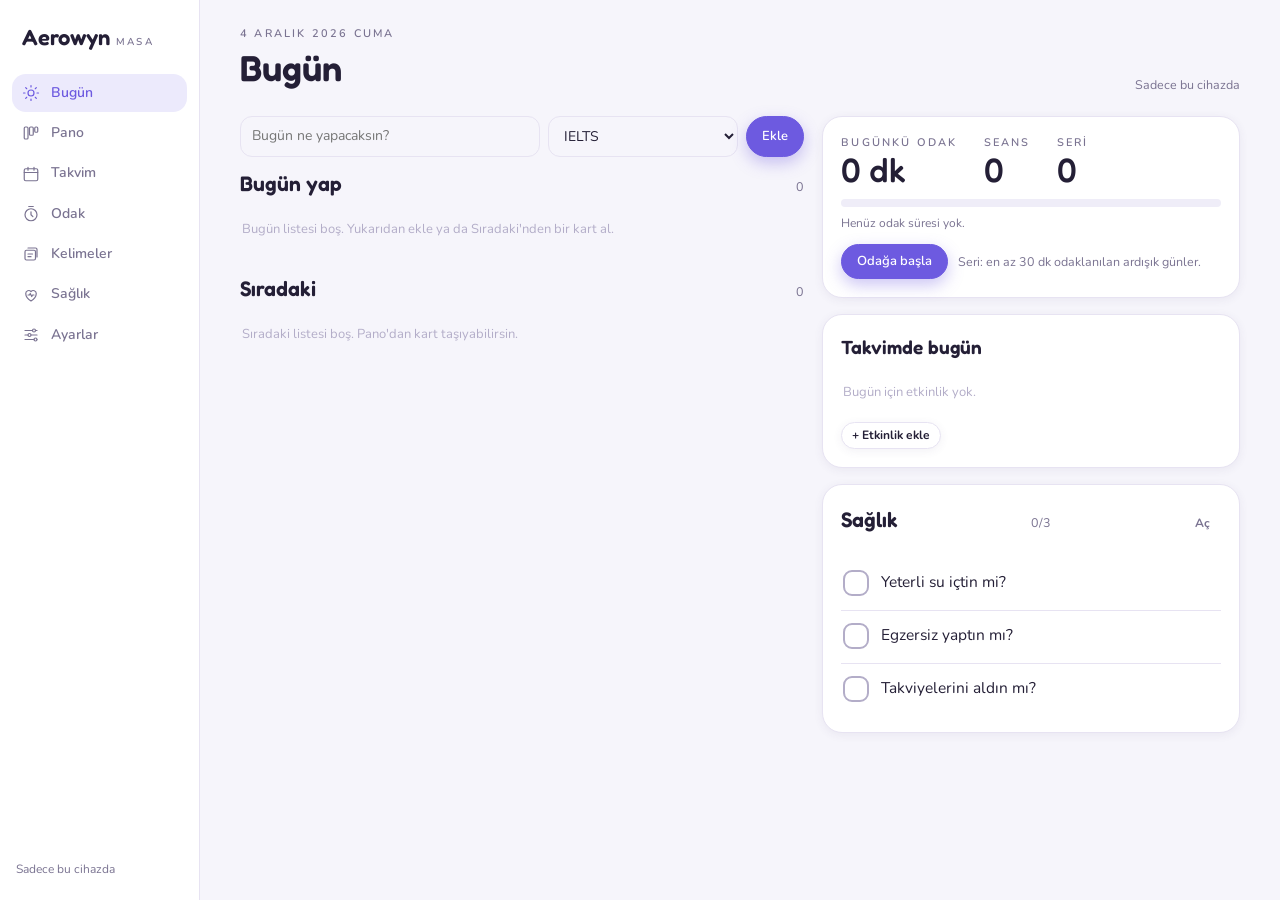
<file: index.html>
<!doctype html>
<html lang="tr">
<head>
<meta charset="utf-8">
<meta name="viewport" content="width=device-width,initial-scale=1,viewport-fit=cover">
<title>Aerowyn Masası</title>
<meta name="description" content="Nisa'nın çalışma masası: bugün listesi, pano, takvim, pomodoro, kelimeler ve sağlık takibi.">
<meta name="theme-color" content="#f6f5fb" media="(prefers-color-scheme: light)">
<meta name="theme-color" content="#141221" media="(prefers-color-scheme: dark)">
<meta name="apple-mobile-web-app-capable" content="yes">
<meta name="apple-mobile-web-app-title" content="Aerowyn">
<link rel="manifest" href="manifest.json">
<link rel="icon" href="icons/icon-192.png">
<link rel="apple-touch-icon" href="icons/apple-touch-icon.png">
<link rel="preconnect" href="https://fonts.googleapis.com">
<link rel="preconnect" href="https://fonts.gstatic.com" crossorigin>
<link rel="stylesheet" href="https://fonts.googleapis.com/css2?family=Fredoka:wght@400;500;600&family=Nunito:wght@400;600;700;800&family=Noto+Sans+JP:wght@400;500;700&display=swap">
<link rel="stylesheet" href="css/style.css">
<style>:root{padding-top:env(safe-area-inset-top,0px)}html,body{margin:0}</style>
</head>
<body>
<div id="app"></div>
<script src="js/core.js"></script>
<script src="js/i18n.js"></script>
<script src="js/store.js"></script>
<script src="js/views.js"></script>
<script src="js/pomo.js"></script>
<script src="js/settings.js"></script>
<script src="js/health.js"></script>
<script src="js/words.js"></script>
<script src="js/events.js"></script>
</body>
</html>
</file>
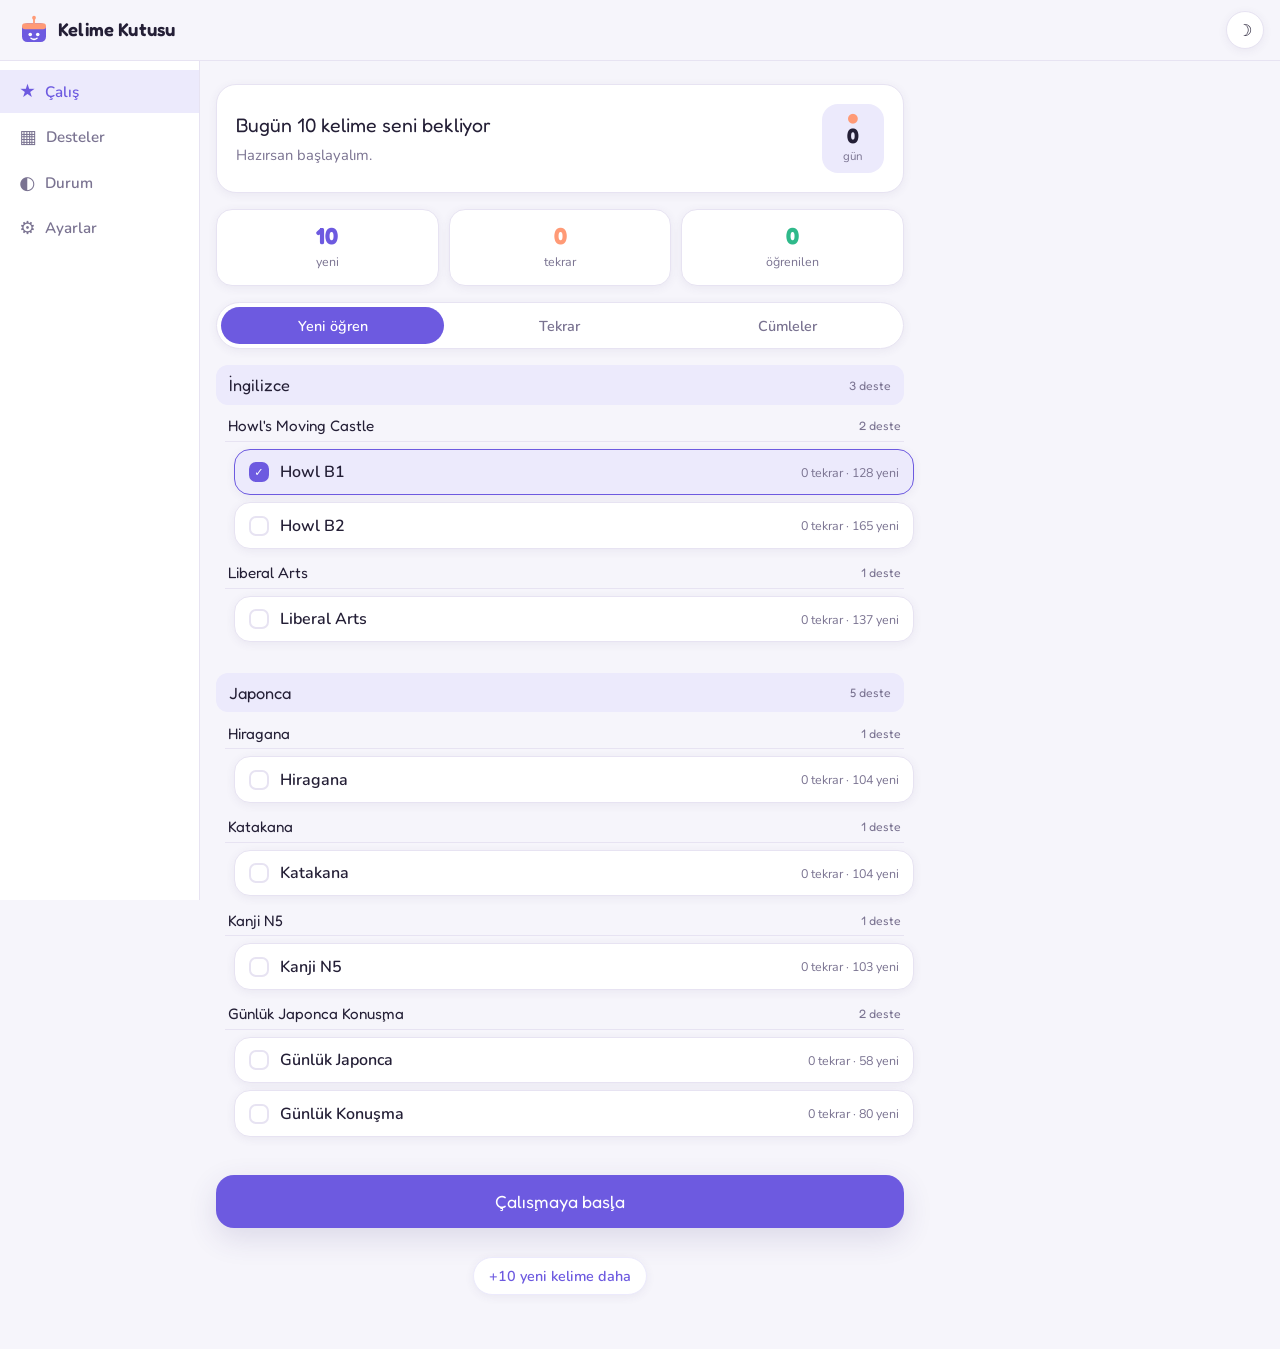
<file: kelime/index.html>
<!doctype html>
<html lang="tr">
<head>
<meta charset="utf-8">
<meta name="viewport" content="width=device-width,initial-scale=1,viewport-fit=cover">
<title>Kelime Kutusu</title>
<meta name="description" content="Kendi kelime listelerini yükleyip aralıklı tekrarla çalıştığın küçük bir uygulama.">
<meta name="theme-color" content="#6d5ae0">
<link rel="preconnect" href="https://fonts.googleapis.com">
<link rel="preconnect" href="https://fonts.gstatic.com" crossorigin>
<link rel="stylesheet" href="https://fonts.googleapis.com/css2?family=Fredoka:wght@400;500;600&family=Nunito:wght@400;600;700&family=Noto+Sans+JP:wght@400;500;700&display=swap">
<link rel="stylesheet" href="css/style.css">
</head>
<body>

<header class="topbar">
  <div class="brand">
    <span class="logo" aria-hidden="true">
      <svg viewBox="0 0 40 40" width="30" height="30">
        <rect x="4" y="11" width="32" height="25" rx="7" fill="var(--accent)"/>
        <rect x="4" y="11" width="32" height="8" rx="4" fill="var(--accent-2)"/>
        <circle cx="15" cy="26" r="2.4" fill="#fff"/>
        <circle cx="25" cy="26" r="2.4" fill="#fff"/>
        <path d="M16 31 q4 3 8 0" stroke="#fff" stroke-width="2" fill="none" stroke-linecap="round"/>
        <path d="M20 11 V4" stroke="var(--accent-2)" stroke-width="2.5" stroke-linecap="round"/>
        <circle cx="20" cy="3.5" r="2.5" fill="var(--accent-2)"/>
      </svg>
    </span>
    <h1>Kelime Kutusu</h1>
  </div>
  <button id="themeBtn" class="icon-btn" type="button" aria-label="Temayı değiştir">
    <span id="themeIcon">&#9789;</span>
  </button>
</header>

<main id="main">

  <!-- ÇALIŞ -->
  <section id="view-study" class="view">
    <div class="hero card">
      <div class="hero-text">
        <p class="hello" id="hello">Bugün ne çalışıyoruz?</p>
        <p class="sub" id="todaySub">Önce bir deste ekle, sonra başlayalım.</p>
      </div>
      <div class="streak" id="streakBox" title="Üst üste çalıştığın gün">
        <span class="flame">&#9679;</span>
        <b id="streakNum">0</b>
        <small>gün</small>
      </div>
    </div>

    <div class="stat-row">
      <div class="stat"><b id="cntNew">0</b><small>yeni</small></div>
      <div class="stat"><b id="cntDue">0</b><small>tekrar</small></div>
      <div class="stat"><b id="cntLearned">0</b><small>öğrenilen</small></div>
    </div>

    <div class="seg modes" id="modePicker" role="group" aria-label="Çalışma biçimi">
      <button type="button" data-mode="learn" aria-pressed="true">Yeni öğren</button>
      <button type="button" data-mode="revise" aria-pressed="false">Tekrar</button>
      <button type="button" data-mode="sentence" aria-pressed="false">Cümleler</button>
    </div>

    <div id="deckPicker" class="deck-picker"></div>

    <div id="scopeRow" class="scope-row" hidden>
      <label class="field inline" id="groupWrap">
        <span>Bölüm</span>
        <select id="groupSel"></select>
      </label>
      <label class="field inline" id="sizeWrap">
        <span>Kaç kelime</span>
        <select id="reviseSize">
          <option value="20">20</option>
          <option value="30">30</option>
          <option value="50">50</option>
          <option value="0">Hepsi</option>
        </select>
      </label>
    </div>

    <button id="startBtn" class="big-btn" type="button">Çalışmaya başla</button>
    <button id="moreBtn" class="pill-btn more-btn" type="button" hidden>+10 yeni kelime daha</button>
    <p id="startHint" class="hint"></p>
  </section>

  <!-- DESTELER -->
  <section id="view-decks" class="view" hidden>
    <div class="view-head">
      <h2>Desteler</h2>
      <button id="newDeckBtn" class="pill-btn" type="button">+ Yeni deste</button>
    </div>
    <div id="deckList" class="deck-list"></div>
  </section>

  <!-- İSTATİSTİK -->
  <section id="view-stats" class="view" hidden>
    <div class="view-head"><h2>Durum</h2></div>
    <div class="card pad">
      <div class="ring-wrap">
        <svg class="ring" viewBox="0 0 120 120" width="130" height="130" aria-hidden="true">
          <circle cx="60" cy="60" r="52" class="ring-bg"/>
          <circle cx="60" cy="60" r="52" class="ring-fg" id="ringFg"/>
        </svg>
        <div class="ring-mid"><b id="ringPct">0%</b><small>öğrenildi</small></div>
      </div>
      <div class="legend" id="statLegend"></div>
    </div>
    <div class="card pad">
      <div class="track-top">
        <h3>Öğrenme takibi</h3>
        <div class="seg small" role="group" aria-label="Dönem">
          <button type="button" data-range="week" aria-pressed="true">Hafta</button>
          <button type="button" data-range="month" aria-pressed="false">Ay</button>
        </div>
      </div>
      <div class="totals">
        <div><b id="tkLearned">0</b><small>öğrenilen kelime</small></div>
        <div><b id="tkAnswered">0</b><small>cevaplanan soru</small></div>
        <div><b id="tkDays">0</b><small>çalışılan gün</small></div>
      </div>
      <p class="track-tip" id="trackTip">Bir güne dokununca o günün sayısını gösterir.</p>
      <div class="track-bars" id="trackBars"></div>
    </div>

    <div class="card pad">
      <h3>Önümüzdeki 7 gün</h3>
      <p class="hint">Tekrar sırası gelecek kelime sayısı.</p>
      <div class="forecast" id="forecast"></div>
    </div>
    <div class="card pad">
      <h3>Desteler</h3>
      <div id="statDecks" class="stat-decks"></div>
    </div>
  </section>

  <!-- AYARLAR -->
  <section id="view-settings" class="view" hidden>
    <div class="view-head"><h2>Ayarlar</h2></div>

    <div class="card pad">
      <label class="field">
        <span>Günde en fazla yeni kelime</span>
        <input type="number" id="setNew" min="1" max="100" step="1">
      </label>
      <label class="field">
        <span>Bir oturumdaki soru sayısı</span>
        <input type="number" id="setSession" min="5" max="200" step="5">
      </label>
      <label class="switch">
        <input type="checkbox" id="setTyping">
        <span>Yazarak cevaplama adımı olsun</span>
      </label>
      <label class="switch">
        <input type="checkbox" id="setSound">
        <span>Doğru/yanlış sesi</span>
      </label>
      <label class="switch">
        <input type="checkbox" id="setOrderedNew">
        <span>Yeni kartlar deste sırasıyla gelsin</span>
      </label>
      <p class="hint">Alfabe desteleri gün gün sıralı. Kapatırsan yeni kartlar karışık gelir.</p>
      <label class="switch">
        <input type="checkbox" id="setAskKana">
        <span>Japonca destelerde yazılışı (kana) da sorulsun</span>
      </label>
      <p class="hint">Kapalıyken Japonca desteler kanayı gösterir ama cevap olarak okunuşu ister (jugyou gibi).</p>
    </div>

    <div class="card pad">
      <h3>Tekrar ve cümleler</h3>
      <label class="switch">
        <input type="checkbox" id="setReviseKnown">
        <span>Tekrarda "biliyorum" dediklerim de sorulsun</span>
      </label>
      <label class="switch">
        <input type="checkbox" id="setWrongBack">
        <span>Tekrarda yanlış bildiğim kelime bugünkü tekrara geri gelsin</span>
      </label>
      <label class="switch">
        <input type="checkbox" id="setSentenceAfter">
        <span>Bir bölüm bitince cümle turu önerilsin</span>
      </label>
      <p class="hint">Tekrar ve cümle turu, kelimelerin tekrar takvimini ileri taşımaz.</p>
    </div>

    <div class="card pad">
      <h3>Hazır desteler</h3>
      <p class="hint">Uygulamayla birlikte gelen desteler. Bu cihazda olmayanlar eklenir, var olanlara ve ilerlemene dokunulmaz.</p>
      <div class="btn-row">
        <button id="seedBtn" class="pill-btn" type="button">Hazır desteleri yükle</button>
      </div>
    </div>

    <div class="card pad">
      <h3>Yedek</h3>
      <p class="hint">İlerlemen bu tarayıcıda saklanıyor. Başka bir cihaza geçerken yedek al.</p>
      <div class="btn-row">
        <button id="exportBtn" class="pill-btn" type="button">Yedeği indir</button>
        <label class="pill-btn file-label">Yedeği yükle<input type="file" id="importFile" accept=".json" hidden></label>
      </div>
    </div>

    <div class="card pad danger-zone">
      <h3>Sıfırlama</h3>
      <p class="hint">Bütün desteleri ve ilerlemeyi siler.</p>
      <button id="wipeBtn" class="pill-btn danger" type="button">Her şeyi sil</button>
      <span id="wipeConfirm" class="confirm" hidden>
        Emin misin?
        <button id="wipeYes" class="pill-btn danger" type="button">Sil</button>
        <button id="wipeNo" class="pill-btn" type="button">Vazgeç</button>
      </span>
    </div>

    <p class="version">Kelime Kutusu · <span id="verText">v1.5</span></p>
  </section>

</main>

<nav class="tabbar" id="tabbar">
  <button type="button" data-view="study" class="tab active"><span>&#9733;</span>Çalış</button>
  <button type="button" data-view="decks" class="tab"><span>&#9638;</span>Desteler</button>
  <button type="button" data-view="stats" class="tab"><span>&#9680;</span>Durum</button>
  <button type="button" data-view="settings" class="tab"><span>&#9881;</span>Ayarlar</button>
</nav>

<!-- ÇALIŞMA EKRANI -->
<div id="session" class="session" hidden>
  <div class="session-top">
    <button id="quitBtn" class="icon-btn" type="button" aria-label="Çalışmayı bitir">&#10005;</button>
    <div class="progress"><i id="sessionBar"></i></div>
    <span class="session-count" id="sessionCount">0/0</span>
  </div>
  <div id="stage" class="stage"></div>
</div>

<!-- DESTE EKLEME -->
<div id="sheet" class="sheet" hidden>
  <div class="sheet-card">
    <div class="sheet-head">
      <h2 id="sheetTitle">Yeni deste</h2>
      <button id="sheetClose" class="icon-btn" type="button" aria-label="Kapat">&#10005;</button>
    </div>
    <div class="sheet-body">
      <label class="field" id="deckTargetWrap" hidden>
        <span>Nereye</span>
        <select id="deckTarget"></select>
      </label>

      <label class="field" id="secWrap">
        <span>Dil</span>
        <input type="text" id="deckSec" list="secList" placeholder="İngilizce" autocomplete="off">
        <datalist id="secList"></datalist>
      </label>

      <label class="field" id="collWrap">
        <span>Grup (kitap / konu adı)</span>
        <input type="text" id="deckColl" list="collList" placeholder="Howl's Moving Castle" autocomplete="off">
        <datalist id="collList"></datalist>
      </label>

      <label class="field" id="nameWrap">
        <span>Deste adı</span>
        <input type="text" id="deckName" placeholder="Howl B1" autocomplete="off">
      </label>

      <div id="typeWrap">
        <span class="field-label">Deste türü</span>
        <div class="chips" id="typeChips">
          <button type="button" class="chip active" data-type="en-tr">İngilizce → Türkçe</button>
          <button type="button" class="chip" data-type="ja-tr">Japonca → Türkçe</button>
          <button type="button" class="chip" data-type="ja-en">Japonca → İngilizce</button>
        </div>
      </div>

      <div class="csv-help">
        <b>CSV düzeni</b>
        <p id="csvCols">kelime , anlam , telaffuz , bölüm , cümle , cümlenin Türkçesi</p>
        <p class="hint">İlk iki sütun şart, kalanı isteğe bağlı. Dördüncü sütun bölüm adı: deste bölüm bölüm ayrılır, her bölümü ayrı çalışabilirsin. Beşinci ve altıncı sütuna örnek cümleyi ve Türkçesini yazarsan bölüm sonunda cümle turu açılır. Var olan bir desteyi seçersen kelimeler silinmez, eksikler tazelenir.</p>
      </div>

      <div class="btn-row">
        <label class="pill-btn file-label">CSV dosyası seç<input type="file" id="csvFile" accept=".csv,.txt,.tsv" hidden></label>
        <button id="pasteToggle" class="pill-btn" type="button">Elle yapıştır</button>
      </div>

      <textarea id="pasteArea" class="paste" rows="7" placeholder="shelf, raf, /ŞELF/&#10;drawer, çekmece, /DROR/" hidden></textarea>

      <div id="previewBox" class="preview" hidden>
        <b id="previewCount"></b>
        <table id="previewTable"></table>
      </div>

      <p id="sheetErr" class="err" hidden></p>
      <button id="saveDeckBtn" class="big-btn" type="button" disabled>Desteyi kaydet</button>
    </div>
  </div>
</div>

<!-- DESTE DETAY -->
<div id="deckSheet" class="sheet" hidden>
  <div class="sheet-card">
    <div class="sheet-head">
      <div class="ds-head-text">
        <h2 id="dsTitle">Deste</h2>
        <small id="dsColl"></small>
      </div>
      <button id="dsClose" class="icon-btn" type="button" aria-label="Kapat">&#10005;</button>
    </div>
    <div class="sheet-body">
      <div class="btn-row">
        <button id="dsAdd" class="pill-btn" type="button">Kelime / cümle ekle</button>
        <button id="dsRename" class="pill-btn" type="button">Adını değiştir</button>
        <button id="dsGroup" class="pill-btn" type="button">Yerini değiştir</button>
        <button id="dsReset" class="pill-btn" type="button">İlerlemeyi sıfırla</button>
        <button id="dsDelete" class="pill-btn danger" type="button">Desteyi sil</button>
      </div>

      <h3 class="ds-h" id="dsGroupsHead" hidden>Bölümler</h3>
      <div id="dsGroups" class="ds-groups"></div>
      <input type="search" id="dsSearch" class="search" placeholder="Kelime ara ya da grup adı yaz">
      <div class="ds-tools">
        <p class="hint" id="dsHint">Bildiğin kelimeye dokun, bir daha karşına çıkmasın.</p>
        <button id="dsKnowAll" class="pill-btn" type="button">Görünenleri bildim say</button>
      </div>
      <div id="dsWords" class="ds-words"></div>
    </div>
  </div>
</div>

<div id="toast" class="toast" hidden></div>

<script src="js/csv.js"></script>
<script src="js/srs.js"></script>
<script src="js/store.js"></script>
<script src="data/starter.js"></script>
<script src="js/study.js"></script>
<script src="js/ui.js"></script>
<script src="js/app.js"></script>
</body>
</html>
</file>
<file: css/style.css>
:root{
  --bg:#F3ECE0; --surface:#FBF7F0; --sunk:#EDE4D5; --ink:#3D352C; --soft:#827765; --faint:#B3A792;
  --rule:#E2D6C2; --accent:#5E7546; --accent-ink:#FBF7F0; --accent-soft:#DFE6D3;
  --warn:#B4533E; --ok:#4E7A3F; --shadow:0 12px 32px rgba(61,53,44,.12);
  --f-display:"Newsreader",Georgia,"Yu Mincho","Hiragino Mincho ProN",serif;
  --f-ui:"Hanken Grotesk",-apple-system,BlinkMacSystemFont,"Segoe UI","Yu Gothic UI","Hiragino Sans",sans-serif;
  --r:10px;
}
@media (prefers-color-scheme:dark){:root:not([data-theme="light"]){
  color-scheme:dark;--bg:#16130F;--surface:#1F1B16;--sunk:#12100D;--ink:#EEE5D5;--soft:#A0957F;--faint:#6E6556;
  --rule:#332C24;--accent:#A2BC82;--accent-ink:#16130F;--accent-soft:#2A3223;--warn:#E08A74;--ok:#9CC486;--shadow:0 12px 32px rgba(0,0,0,.45);
}}
:root[data-theme="dark"]{
  color-scheme:dark;--bg:#16130F;--surface:#1F1B16;--sunk:#12100D;--ink:#EEE5D5;--soft:#A0957F;--faint:#6E6556;
  --rule:#332C24;--accent:#A2BC82;--accent-ink:#16130F;--accent-soft:#2A3223;--warn:#E08A74;--ok:#9CC486;--shadow:0 12px 32px rgba(0,0,0,.45);
}
*{box-sizing:border-box}
[hidden]{display:none!important}
html,body{height:100%}
body{background:var(--bg);color:var(--ink);font-family:var(--f-ui);font-size:14.5px;line-height:1.45;-webkit-tap-highlight-color:transparent}
button,input,select,textarea{font:inherit;color:inherit}
button{cursor:pointer}
:focus-visible{outline:2px solid var(--accent);outline-offset:2px}
h1,h2,h3{font-family:var(--f-display);font-weight:500;margin:0;text-wrap:balance;letter-spacing:-.01em}
.num{font-variant-numeric:tabular-nums}

/* ---------- shell ---------- */
#shell{display:grid;grid-template-columns:200px 1fr;min-height:100%}
#rail{position:sticky;top:env(safe-area-inset-top,0px);height:100vh;display:flex;flex-direction:column;gap:2px;padding:22px 12px;border-right:1px solid var(--rule);background:var(--surface)}
#brand{font-family:var(--f-display);font-size:22px;padding:0 10px 18px;display:flex;align-items:baseline;gap:6px}
#brand small{font-family:var(--f-ui);font-size:10px;letter-spacing:.22em;text-transform:uppercase;color:var(--soft)}
.nav{display:flex;align-items:center;gap:11px;padding:9px 10px;border-radius:8px;border:0;background:none;color:var(--soft);text-align:left;font-size:14px}
.nav svg{width:18px;height:18px;flex:none;stroke:currentColor;fill:none;stroke-width:1.6;stroke-linecap:round;stroke-linejoin:round}
.nav:hover{color:var(--ink);background:var(--sunk)}
.nav[aria-current="page"]{color:var(--ink);background:var(--accent-soft);font-weight:600}
.nav .pip{margin-left:auto;font-size:11px;color:var(--accent);font-variant-numeric:tabular-nums}
#railFoot{margin-top:auto;display:flex;flex-direction:column;gap:6px;padding:0 4px}
#main{min-width:0;padding:26px clamp(16px,3.2vw,40px) 90px}
.viewhead{display:flex;align-items:flex-end;justify-content:space-between;gap:16px;flex-wrap:wrap;margin-bottom:22px}
.viewhead h1{font-size:clamp(26px,3.2vw,36px)}
.eyebrow{font-size:11px;letter-spacing:.2em;text-transform:uppercase;color:var(--soft);font-weight:600}
.sub{color:var(--soft)}
#syncNote{font-size:12px;color:var(--soft)}
#syncNote.bad{color:var(--warn)}

@media (max-width:820px){
  #shell{grid-template-columns:1fr}
  #rail{position:fixed;z-index:30;left:0;right:0;bottom:0;top:auto;height:auto;flex-direction:row;justify-content:space-around;padding:6px 4px calc(6px + env(safe-area-inset-bottom,0px));border-right:0;border-top:1px solid var(--rule)}
  #brand,#railFoot{display:none}
  .nav{flex-direction:column;gap:3px;font-size:10.5px;padding:6px 4px;flex:1;justify-content:center}
  .nav .pip{display:none}
  #main{padding-top:18px;padding-bottom:110px}
}

/* ---------- common controls ---------- */
.btn{border:1px solid var(--rule);background:var(--surface);border-radius:999px;padding:7px 15px;font-size:13px;color:var(--ink);display:inline-flex;align-items:center;gap:7px;white-space:nowrap}
.btn:hover{border-color:var(--soft)}
.btn.primary{background:var(--accent);border-color:var(--accent);color:var(--accent-ink);font-weight:600}
.btn.primary:hover{opacity:.9}
.btn.ghost{background:none;border-color:transparent;color:var(--soft)}
.btn.ghost:hover{color:var(--ink);border-color:var(--rule)}
.btn.sm{padding:4px 10px;font-size:12px}
.btn.danger{color:var(--warn)}
.seg{display:inline-flex;border:1px solid var(--rule);border-radius:999px;padding:2px;background:var(--surface)}
.seg button{border:0;background:none;border-radius:999px;padding:5px 13px;font-size:12.5px;color:var(--soft)}
.seg button[aria-pressed="true"]{background:var(--ink);color:var(--bg)}
.field{display:flex;flex-direction:column;gap:5px}
.field>span{font-size:11px;letter-spacing:.14em;text-transform:uppercase;color:var(--soft);font-weight:600}
.in{width:100%;border:1px solid var(--rule);background:var(--bg);border-radius:8px;padding:9px 11px;font-size:14px;outline:none}
.in:focus{border-color:var(--accent)}
textarea.in{min-height:84px;resize:vertical}
.row{display:flex;gap:10px;flex-wrap:wrap;align-items:center}
.grow{flex:1 1 180px;min-width:0}
.panel{background:var(--surface);border:1px solid var(--rule);border-radius:var(--r);padding:18px}
.panel h2{font-size:19px;margin-bottom:12px}
.empty{color:var(--faint);font-size:13px;padding:10px 2px}
.muted{color:var(--soft);font-size:12.5px}

/* category chips */
.chip{--c:var(--soft);display:inline-flex;align-items:center;gap:6px;border-radius:999px;padding:2px 9px;font-size:11.5px;font-weight:600;line-height:1.6;
  color:color-mix(in srgb,var(--c) 82%,var(--ink));background:color-mix(in srgb,var(--c) 14%,transparent);border:1px solid color-mix(in srgb,var(--c) 26%,transparent);white-space:nowrap}
.chip .d{width:7px;height:7px;border-radius:50%;background:var(--c)}
button.chip{cursor:pointer}
button.chip[aria-pressed="false"]{opacity:.45;background:none}
.chips{display:flex;flex-wrap:wrap;gap:6px}

/* ---------- task cards ---------- */
.card{--c:var(--soft);position:relative;background:var(--surface);border:1px solid var(--rule);border-radius:9px;padding:10px 12px 10px 14px;display:flex;flex-direction:column;gap:6px}
.card::before{content:"";position:absolute;left:0;top:9px;bottom:9px;width:3px;border-radius:0 3px 3px 0;background:var(--c)}
.card .t{font-weight:600;font-size:14px;overflow-wrap:anywhere}
.card .meta{display:flex;flex-wrap:wrap;gap:6px;align-items:center;font-size:12px;color:var(--soft)}
.card.done .t{text-decoration:line-through;color:var(--soft)}
.card .acts{display:flex;gap:4px;flex-wrap:wrap}
.card[draggable="true"]{cursor:grab}
.card.dragging{opacity:.4}
.check{width:18px;height:18px;border-radius:5px;border:1.5px solid var(--faint);background:none;flex:none;display:grid;place-items:center;padding:0}
.check.on{background:var(--accent);border-color:var(--accent)}
.check.on::after{content:"";width:9px;height:5px;border:2px solid var(--accent-ink);border-top:0;border-right:0;transform:rotate(-45deg) translate(1px,-1px)}
.late{color:var(--warn);font-weight:600}

/* ---------- today ---------- */
.today{display:grid;grid-template-columns:minmax(0,1.35fr) minmax(0,1fr);gap:18px;align-items:start}
@media (max-width:1000px){.today{grid-template-columns:1fr}}
.listhead{display:flex;align-items:baseline;justify-content:space-between;gap:10px;margin:2px 0 10px}
.listhead h2{font-size:21px}
.tlist{display:flex;flex-direction:column;gap:8px}
.tline{display:flex;align-items:flex-start;gap:10px}
.tline .card{flex:1}
.quick{display:flex;gap:8px;margin-bottom:12px;flex-wrap:wrap}
.quick .in:first-child{flex:1 1 220px}
.quick select.in{width:auto;flex:0 1 190px}
.stat{display:flex;flex-direction:column;gap:2px}
.stat b{font-family:var(--f-display);font-weight:400;font-size:34px;line-height:1}
.stats{display:flex;gap:26px;flex-wrap:wrap}
.catbar{display:flex;height:8px;border-radius:4px;overflow:hidden;background:var(--sunk);margin:12px 0 8px}
.catbar i{display:block;height:100%}
.legend{display:flex;flex-wrap:wrap;gap:6px 14px;font-size:12px;color:var(--soft)}
.legend span{display:inline-flex;align-items:center;gap:6px}
.legend .d{width:8px;height:8px;border-radius:50%}
.evline{display:flex;gap:10px;align-items:baseline;padding:7px 0;border-bottom:1px dashed var(--rule);font-size:13.5px}
.evline:last-child{border-bottom:0}
.evline .tm{font-variant-numeric:tabular-nums;color:var(--soft);min-width:44px;font-size:12.5px}
.deadline{display:flex;gap:10px;align-items:baseline;font-size:13px;padding:5px 0}
.deadline .dd{font-variant-numeric:tabular-nums;font-weight:700;min-width:62px}

/* ---------- board ---------- */
.board{display:grid;grid-template-columns:repeat(4,minmax(220px,1fr));gap:14px;overflow-x:auto;padding-bottom:6px}
.col{background:var(--sunk);border-radius:12px;padding:12px;display:flex;flex-direction:column;gap:9px;min-height:200px;border:1.5px dashed transparent}
.col.over{border-color:var(--accent)}
.colhead{display:flex;justify-content:space-between;align-items:baseline;padding:0 2px 4px}
.colhead h3{font-size:17px}
.colhead .n{font-size:12px;color:var(--soft);font-variant-numeric:tabular-nums}
.colhint{font-size:11.5px;color:var(--soft);margin-top:-6px;padding:0 2px}
.addcard{border:1px dashed var(--rule);background:none;border-radius:9px;padding:8px;color:var(--soft);font-size:13px;text-align:left}
.addcard:hover{color:var(--ink);border-color:var(--soft)}
.filters{display:flex;gap:10px;flex-wrap:wrap;align-items:center;margin-bottom:14px}

/* ---------- calendar ---------- */
.calbar{display:flex;align-items:center;gap:10px;flex-wrap:wrap;margin-bottom:14px}
.calbar h2{font-size:24px;min-width:170px}
.calwrap{overflow-x:auto}
.cal{display:grid;grid-template-columns:repeat(7,minmax(96px,1fr));gap:6px;min-width:700px}
.cal .dow{font-size:11px;letter-spacing:.16em;text-transform:uppercase;color:var(--soft);text-align:center;padding:4px 0;font-weight:600}
.day{background:var(--surface);border:1px solid var(--rule);border-radius:10px;min-height:108px;padding:6px 7px 7px;display:flex;flex-direction:column;gap:4px;position:relative;cursor:pointer;text-align:left}
.day:hover{border-color:var(--soft)}
.day.out{opacity:.45}
.day.is-today{border-color:var(--accent);box-shadow:inset 0 0 0 1px var(--accent)}
.day .dn{display:flex;justify-content:space-between;align-items:center;font-size:12.5px;color:var(--soft);font-variant-numeric:tabular-nums}
.day .dn b{font-weight:600;color:var(--ink)}
.day .add{opacity:0;border:0;background:var(--sunk);border-radius:6px;width:22px;height:22px;line-height:1;color:var(--soft);font-size:15px}
.day:hover .add,.day:focus-within .add{opacity:1}
@media (hover:none){.day .add{opacity:1}}
.ev{--c:var(--soft);font-size:11.5px;line-height:1.3;border-radius:6px;padding:3px 6px;color:color-mix(in srgb,var(--c) 80%,var(--ink));background:color-mix(in srgb,var(--c) 15%,transparent);display:flex;gap:5px;justify-content:space-between;overflow:hidden;border:0;text-align:left;width:100%}
.ev span:first-child{overflow:hidden;text-overflow:ellipsis;white-space:nowrap}
.ev .tm{opacity:.8;font-variant-numeric:tabular-nums;flex:none}
.ev.done span:first-child{text-decoration:line-through;opacity:.7}
.more{font-size:11px;color:var(--soft);padding-left:4px}
.day .rec{display:flex;flex-direction:column;gap:3px;font-size:11.5px;color:var(--ink)}
.day .rec .ft{font-family:var(--f-display);font-size:19px;line-height:1.05}
.day .rec .ic{display:flex;gap:6px;color:var(--soft);font-size:11px}
.week{display:grid;grid-template-columns:repeat(7,minmax(120px,1fr));gap:8px;min-width:840px}
.week .day{min-height:320px}

/* ---------- focus ---------- */
#focusView{position:relative}
.focus{display:flex;flex-direction:column;align-items:center;text-align:center;padding:4vh 0 2vh}
.fphase{display:flex;gap:12px;align-items:center;font-size:12px;letter-spacing:.34em;text-transform:uppercase;color:var(--accent);font-weight:700}
.fphase .dot{width:7px;height:7px;border-radius:50%;background:var(--accent);opacity:.35}
.fphase .dot.live{opacity:1;animation:pulse 2s ease-in-out infinite}
@keyframes pulse{50%{opacity:.25}}
.ftime{font-family:var(--f-display);font-weight:300;font-size:clamp(84px,19vw,260px);line-height:.95;letter-spacing:-.03em;font-variant-numeric:tabular-nums;cursor:pointer;user-select:none;margin-top:1vh}
.track{position:relative;width:min(640px,86%);height:62px;margin-top:10px}
.track .line,.track .fill{position:absolute;left:0;bottom:14px;height:3px;border-radius:2px}
.track .line{width:100%;background:var(--rule)}
.track .fill{width:0;background:var(--accent);transition:width .9s linear}
.fox{position:absolute;bottom:5px;left:0;width:88px;height:60px;background-image:url(../icons/fox.png);background-size:800% 100%;background-repeat:no-repeat;background-position:0 0;transition:left .9s linear}
.fox.running{animation:gallop 1s steps(8) infinite}
@keyframes gallop{to{background-position:-704px 0}}
.fwhat{display:flex;gap:8px;flex-wrap:wrap;justify-content:center;align-items:center;margin-top:14px;width:min(640px,100%)}
.fwhat .in{max-width:340px;text-align:center;font-family:var(--f-display);font-size:19px;background:transparent;border-color:transparent;border-bottom:1px dashed var(--rule);border-radius:0}
.fbar{display:flex;gap:8px;flex-wrap:wrap;justify-content:center;margin-top:22px}
.fsum{display:flex;flex-wrap:wrap;justify-content:center;gap:8px 22px;margin-top:22px;font-size:13px;color:var(--soft)}
.fsum b{font-family:var(--f-display);font-weight:400;font-size:17px;color:var(--ink);margin-right:6px}
.fset{margin:18px auto 0;max-width:560px}
body.brk{--accent:#B7746C;--accent-soft:#F0DDD8}
@media (prefers-color-scheme:dark){:root:not([data-theme="light"]) body.brk{--accent:#DDA098;--accent-soft:#33231F}}
:root[data-theme="dark"] body.brk{--accent:#DDA098;--accent-soft:#33231F}
body.zen #rail{display:none}
body.zen #shell{grid-template-columns:1fr}
body.zen .viewhead{display:none}
body.zen .focus{min-height:calc(100vh - 60px);justify-content:center}
@media (prefers-reduced-motion:reduce){.fox.running{animation:none}.fphase .dot.live{animation:none}.track .fill,.fox{transition:none}}

/* ---------- journal ---------- */
.jgrid{display:grid;grid-template-columns:minmax(0,1.5fr) minmax(0,1fr);gap:18px;align-items:start}
@media (max-width:1000px){.jgrid{grid-template-columns:1fr}}
.daynav{display:flex;gap:8px;align-items:center;flex-wrap:wrap}
.strip{position:relative;height:30px;background:var(--sunk);border-radius:6px;margin:12px 0 4px;overflow:hidden}
.strip i{position:absolute;top:4px;bottom:4px;border-radius:3px;min-width:2px}
.strip-ax{display:flex;justify-content:space-between;font-size:10.5px;color:var(--faint);font-variant-numeric:tabular-nums}
.entry{border-top:1px solid var(--rule);padding:14px 0;display:flex;flex-direction:column;gap:6px}
.entry:first-child{border-top:0;padding-top:4px}
.entry .eh{display:flex;gap:8px;align-items:center;flex-wrap:wrap;font-size:12px;color:var(--soft)}
.entry h3{font-size:18px}
.entry p{margin:0;white-space:pre-wrap;overflow-wrap:anywhere;max-width:68ch}
.star{border:0;background:none;padding:0 2px;font-size:17px;line-height:1;color:var(--faint)}
.star.on{color:#C99A2E}
.photos{display:flex;gap:8px;flex-wrap:wrap}
.photos img{width:120px;height:90px;object-fit:cover;border-radius:7px;border:1px solid var(--rule);background:var(--sunk)}
.typechip{font-size:10.5px;letter-spacing:.14em;text-transform:uppercase;font-weight:700;color:var(--soft)}
.form{display:flex;flex-direction:column;gap:12px}
.formgrid{display:grid;grid-template-columns:repeat(auto-fit,minmax(160px,1fr));gap:12px}

/* ---------- places ---------- */
.map{width:100%;height:auto;display:block;background:var(--sunk);border-radius:10px;border:1px solid var(--rule)}
.map .route{fill:none;stroke-width:4;stroke-linecap:round;stroke-linejoin:round}
.map .pin{stroke:var(--surface);stroke-width:2}
.map text{font-family:var(--f-ui);font-size:12px;fill:var(--ink);font-weight:700}
.map .scale{stroke:var(--soft);stroke-width:1.5}
.map .scalet{font-size:13px;fill:var(--soft);font-weight:500}
.tl{display:flex;flex-direction:column;margin-top:12px}
.tl .v,.tl .m{display:grid;grid-template-columns:86px 1fr;gap:10px;padding:8px 0;font-size:13.5px}
.tl .v{border-top:1px solid var(--rule)}
.tl .m{color:var(--soft);font-size:12.5px;padding:3px 0}
.tl .tm{font-variant-numeric:tabular-nums;color:var(--soft);font-size:12.5px}
.tl .nm{font-weight:600;display:flex;gap:8px;align-items:center;flex-wrap:wrap}
.tl .no{display:inline-grid;place-items:center;width:20px;height:20px;border-radius:50%;background:var(--ink);color:var(--bg);font-size:11px;font-weight:700}
.tl a{color:var(--accent);font-size:12px}
.namebox{display:flex;gap:6px;margin-top:4px}
.namebox .in{padding:5px 8px;font-size:13px}
.drop{border:1.5px dashed var(--rule);border-radius:12px;padding:22px;text-align:center;color:var(--soft);display:flex;flex-direction:column;gap:10px;align-items:center}
.drop.over{border-color:var(--accent);color:var(--ink)}
.steps{margin:0;padding-left:20px;color:var(--soft);font-size:13px;display:flex;flex-direction:column;gap:4px;text-align:left}
.dlist{display:flex;flex-direction:column}
.dlist button{display:flex;justify-content:space-between;gap:10px;border:0;border-top:1px solid var(--rule);background:none;padding:9px 2px;text-align:left;font-size:13.5px}
.dlist button:hover{color:var(--accent)}

/* ---------- modal ---------- */
#modal{position:fixed;inset:0;z-index:60;background:rgba(30,25,20,.38);backdrop-filter:blur(3px);display:grid;place-items:center;padding:16px}
#modal .box{background:var(--surface);border:1px solid var(--rule);border-radius:16px;box-shadow:var(--shadow);width:min(480px,100%);max-height:calc(100vh - 32px);overflow:auto;padding:22px}
#modal .mh{text-align:center;margin-bottom:16px}
#modal .mh .eyebrow{display:block;margin-bottom:4px}
#modal .mh h2{font-size:20px}
#modal .mf{display:flex;justify-content:space-between;gap:8px;margin-top:18px;flex-wrap:wrap}
#toast{position:fixed;left:50%;transform:translateX(-50%);bottom:calc(84px + env(safe-area-inset-bottom,0px));z-index:70;background:var(--ink);color:var(--bg);padding:9px 16px;border-radius:999px;font-size:13px;box-shadow:var(--shadow)}
#report{position:fixed;inset:0;z-index:65;background:rgba(20,16,12,.72);display:flex;flex-direction:column;align-items:center;justify-content:center;gap:14px;padding:16px}
#report img{max-height:72vh;max-width:100%;border-radius:10px;box-shadow:0 20px 50px rgba(0,0,0,.4)}
#report .row{justify-content:center}
.settings{display:grid;grid-template-columns:repeat(auto-fit,minmax(300px,1fr));gap:18px;align-items:start}
.catrow{display:flex;gap:8px;align-items:center;padding:5px 0}
.catrow input[type=color]{width:34px;height:30px;border:1px solid var(--rule);border-radius:6px;padding:2px;background:var(--bg)}

@media (max-width:700px){
  .cal{min-width:0;gap:3px;grid-template-columns:repeat(7,minmax(0,1fr))}
  .cal .dow{letter-spacing:.04em;font-size:10px}
  .cal .day{min-height:64px;padding:4px;border-radius:7px}
  .cal .day .add,.cal .more,.cal .rec .ic{display:none}
  .cal .ev{height:6px;padding:0;border-radius:3px;background:var(--c)}
  .cal .ev span{display:none}
  .cal .day .rec .ft{font-size:12px}
  .week{grid-template-columns:1fr;min-width:0}
  .week .dow{display:none}
  .week .day{min-height:0}
  .calbar h2{min-width:0;font-size:21px}
}

/* ---------- academic ---------- */
.achead{display:flex;justify-content:space-between;gap:18px;align-items:center;flex-wrap:wrap;margin-bottom:14px}
.achead h2{font-size:clamp(22px,2.6vw,30px);margin:4px 0 4px}
.account{display:flex;flex-direction:column;align-items:flex-end;text-align:right}
.account b{font-family:var(--f-display);font-weight:300;font-size:clamp(56px,7vw,84px);line-height:.9;color:var(--accent)}
.account span{font-size:12px;letter-spacing:.14em;text-transform:uppercase;color:var(--soft);font-weight:600}
.acstats{display:grid;grid-template-columns:repeat(auto-fit,minmax(170px,1fr));gap:12px;margin-bottom:18px}
.acstats .stat{background:var(--surface);border:1px solid var(--rule);border-radius:var(--r);padding:14px 16px}
.acstats .stat b{font-size:28px}
.prog{height:6px;border-radius:3px;background:var(--sunk);overflow:hidden;display:flex;margin-top:8px}
.prog i{display:block;height:100%;background:var(--accent)}
.prog i.mid{background:color-mix(in srgb,var(--accent) 40%,transparent)}
.topics{display:flex;flex-direction:column}
.topic{display:grid;grid-template-columns:auto 1fr auto;gap:10px;align-items:center;padding:8px 0;border-top:1px solid var(--rule)}
.topic:first-child{border-top:0}
.topic .tt{display:flex;flex-direction:column;min-width:0;overflow-wrap:anywhere}
.topic.st-ready .tt>span:first-child{color:var(--soft)}
.topic .acts{display:flex;gap:2px;flex-wrap:wrap;justify-content:flex-end}
.stpill{border:1px solid var(--rule);background:var(--bg);border-radius:999px;font-size:11px;font-weight:700;letter-spacing:.06em;padding:3px 9px;min-width:92px;color:var(--soft)}
.st-doing .stpill{border-color:#C0833A;color:#A86D24;background:color-mix(in srgb,#C0833A 12%,transparent)}
.st-ready .stpill{border-color:var(--accent);color:var(--accent);background:var(--accent-soft)}
@media (max-width:560px){.topic{grid-template-columns:auto 1fr}.topic .acts{grid-column:1/-1;justify-content:flex-start}}
.qa{border-top:1px solid var(--rule);padding:8px 0}
.qa:first-of-type{border-top:0}
.qa summary{display:flex;gap:10px;align-items:baseline;cursor:pointer;list-style:none}
.qa summary::-webkit-details-marker{display:none}
.qa .qq{flex:1;font-weight:600;overflow-wrap:anywhere}
.qa form{margin-top:10px}
.rate{font-size:10.5px;font-weight:700;letter-spacing:.08em;text-transform:uppercase;border-radius:999px;padding:1px 8px;white-space:nowrap;background:var(--sunk);color:var(--soft)}
.rate.r-weak,.rate-b.r-weak{color:var(--warn);background:color-mix(in srgb,var(--warn) 13%,transparent)}
.rate.r-ok,.rate-b.r-ok{color:#A86D24;background:color-mix(in srgb,#C0833A 14%,transparent)}
.rate.r-good,.rate-b.r-good{color:var(--ok);background:color-mix(in srgb,var(--ok) 14%,transparent)}
.drill .dq{font-family:var(--f-display);font-size:21px;line-height:1.3;text-align:center;margin:6px 0 10px;text-wrap:balance}
.dtimer{font-family:var(--f-display);font-weight:300;font-size:40px;text-align:center;color:var(--soft)}
.dtimer.over{color:var(--warn)}
.dans{background:var(--bg);border:1px solid var(--rule);border-radius:8px;padding:12px;white-space:pre-wrap;margin:8px 0 12px;font-size:13.5px;overflow-wrap:anywhere}
.lnk{display:flex;justify-content:space-between;align-items:center;gap:8px;border-top:1px solid var(--rule);padding:6px 0;font-size:13.5px}
.lnk a{color:var(--accent);overflow-wrap:anywhere}
.okc{color:var(--ok);font-weight:600}
.modrow{display:flex;justify-content:space-between;align-items:center;padding:6px 0;border-top:1px solid var(--rule)}
.switch{width:40px;height:22px;border-radius:999px;border:1px solid var(--rule);background:var(--sunk);padding:2px;display:flex}
.switch i{width:16px;height:16px;border-radius:50%;background:var(--faint);transition:transform .15s}
.switch[aria-checked="true"]{background:var(--accent);border-color:var(--accent)}
.switch[aria-checked="true"] i{background:var(--accent-ink);transform:translateX(18px)}
@media (max-width:820px){.nav{font-size:9.5px;padding:6px 2px}}

.card .acts .cdel{margin-left:auto;color:var(--faint);font-size:17px;line-height:1;padding:3px 9px}
.card .acts .cdel.armed{font-size:12px;padding:5px 10px}
.card .acts .cdel:hover,.card .acts .cdel.armed{color:var(--warn);border-color:color-mix(in srgb,var(--warn) 40%,transparent)}
.card .acts .cdel.armed{font-weight:700}

/* ---------- health ---------- */
.hgrid{display:grid;grid-template-columns:repeat(auto-fit,minmax(min(340px,100%),1fr));gap:16px;align-items:start;margin-top:16px}
.hstrip{display:grid;grid-template-columns:repeat(7,minmax(0,1fr));gap:6px}
.hcell{border:1px solid var(--rule);background:var(--bg);border-radius:9px;padding:7px 6px;display:flex;flex-direction:column;gap:5px;align-items:stretch;text-align:left;min-width:0}
.hcell.sel{border-color:var(--accent);box-shadow:inset 0 0 0 1px var(--accent)}
.hcell .dw{font-size:11px;color:var(--soft);font-weight:600;white-space:nowrap;overflow:hidden;text-overflow:ellipsis}
.hcell.now .dw{color:var(--accent)}
.hbar{height:5px;border-radius:3px;background:var(--sunk);overflow:hidden}
.hbar i{display:block;height:100%;background:#4F8FBF}
.hs{font-size:11px;color:var(--soft);font-variant-numeric:tabular-nums}
.hs.full{color:var(--ok);font-weight:700}
.he{font-size:12px;color:var(--ink)}
.glasses{display:flex;flex-wrap:wrap;gap:6px}
.glass{border:0;background:none;padding:2px;width:34px;height:42px}
.glass svg{width:100%;height:100%}
.glass .gl{fill:none;stroke:var(--faint);stroke-width:1.5;stroke-linejoin:round}
.glass .wt{fill:transparent;transition:fill .2s}
.glass.on .gl{stroke:#4F8FBF}
.glass.on .wt{fill:#4F8FBF;opacity:.75}
.checks{display:flex;flex-direction:column}
.chk{display:flex;align-items:center;gap:10px;padding:7px 0;border-top:1px solid var(--rule)}
.chk:first-child{border-top:0}
.exrow{display:flex;align-items:center;gap:10px;padding:7px 0;border-top:1px solid var(--rule)}
.exrow .grow{flex:1 1 auto;min-width:0;overflow-wrap:anywhere}
.exrow:first-of-type{border-top:0}
.wchart{width:100%;height:auto;margin-top:12px}
.wchart .grid{stroke:var(--rule);stroke-width:1}
.wchart text{font-size:14px;fill:var(--soft);font-family:var(--f-ui)}
.wchart .ln{fill:none;stroke:var(--accent);stroke-width:2;stroke-linejoin:round}
.wchart .area{fill:color-mix(in srgb,var(--accent) 12%,transparent)}
.wchart .pt{fill:var(--accent)}
.wchart .end{fill:var(--accent);stroke:var(--surface);stroke-width:2}
@media (max-width:560px){.hcell .dw{font-size:10px}.hcell{padding:6px 4px}}

.hcell .dd2{font-family:var(--f-display);font-size:18px;line-height:1}
.hcell .dw{text-overflow:clip}

.photos img.missing{opacity:.35}

/* ---------- kelimeler ---------- */
body.words #main{padding:0}
#kkFrame{display:block;width:100%;height:100vh;height:100dvh;border:0;background:var(--bg)}
@media (max-width:820px){
  #kkFrame{height:calc(100dvh - 64px - env(safe-area-inset-bottom,0px))}
  #rail{overflow-x:auto;justify-content:flex-start;scrollbar-width:none}
  #rail::-webkit-scrollbar{display:none}
  .nav{flex:0 0 auto;min-width:62px}
}
label.btn{cursor:pointer}

/* ===================================================================
   Kelime Kutusu görünümü: yumuşak lavanta zemin, beyaz kartlar,
   mor vurgu, Fredoka başlıklar, Nunito metin, yuvarlak köşeler
   =================================================================== */
:root{
  --bg:#f6f5fb; --surface:#ffffff; --sunk:#efedf8; --ink:#241f36; --soft:#7a7391; --faint:#b3adc8;
  --rule:#e7e3f2; --accent:#6d5ae0; --accent-ink:#ffffff; --accent-soft:#eceafc; --accent-2:#ff9a76;
  --warn:#e8617d; --ok:#2fb98a;
  --shadow:0 10px 30px rgba(66,50,120,.14); --shadow-sm:0 2px 10px rgba(66,50,120,.07);
  --f-display:"Fredoka","Nunito",system-ui,sans-serif;
  --f-ui:"Nunito","Segoe UI",system-ui,"Noto Sans JP",sans-serif;
  --r:20px;
}
@media (prefers-color-scheme:dark){:root:not([data-theme="light"]){
  --bg:#141221; --surface:#1e1b2e; --sunk:#181528; --ink:#eceaf6; --soft:#a09ab8; --faint:#6c6588;
  --rule:#302a47; --accent:#9a8bff; --accent-ink:#141221; --accent-soft:#2a2440; --accent-2:#ffac8c;
  --warn:#ff7d97; --ok:#4fd3a5; --shadow:0 10px 30px rgba(0,0,0,.45); --shadow-sm:0 2px 10px rgba(0,0,0,.3);
}}
:root[data-theme="dark"]{
  --bg:#141221; --surface:#1e1b2e; --sunk:#181528; --ink:#eceaf6; --soft:#a09ab8; --faint:#6c6588;
  --rule:#302a47; --accent:#9a8bff; --accent-ink:#141221; --accent-soft:#2a2440; --accent-2:#ffac8c;
  --warn:#ff7d97; --ok:#4fd3a5; --shadow:0 10px 30px rgba(0,0,0,.45); --shadow-sm:0 2px 10px rgba(0,0,0,.3);
}
body.brk{--accent:#ff9a76;--accent-soft:#ffeee7}
@media (prefers-color-scheme:dark){:root:not([data-theme="light"]) body.brk{--accent:#ffac8c;--accent-soft:#3a2a26}}
:root[data-theme="dark"] body.brk{--accent:#ffac8c;--accent-soft:#3a2a26}

body{font-size:15px}
h1,h2,h3{font-weight:600;letter-spacing:0}
.viewhead h1{font-weight:600}
.stat b,.account b,.day .rec .ft,.dd2,.ftime{font-weight:500}
.ftime{font-weight:400;letter-spacing:-.01em}
#rail{background:var(--surface);border-right:1px solid var(--rule)}
#brand{font-weight:600}
.nav{border-radius:14px;font-weight:600}
.nav[aria-current="page"]{background:var(--accent-soft);color:var(--accent)}
.panel,.acstats .stat,.card,.day,.hcell,.col{border-radius:var(--r);box-shadow:var(--shadow-sm)}
.card{border-radius:16px}
.day{border-radius:14px}
.col{background:var(--sunk);box-shadow:none}
.btn{box-shadow:var(--shadow-sm);font-weight:700}
.btn.ghost{box-shadow:none}
.btn.primary{box-shadow:0 6px 16px color-mix(in srgb,var(--accent) 35%,transparent)}
.seg{box-shadow:var(--shadow-sm)}
.seg button[aria-pressed="true"]{background:var(--accent);color:var(--accent-ink)}
.in{border-radius:12px;background:var(--bg)}
.chip{font-weight:700}
.check{border-radius:7px}
.glass.on .gl{stroke:var(--accent)}
.glass.on .wt{fill:var(--accent)}
.hbar i{background:var(--accent)}
.track .line{height:4px}
.track .fill{height:4px}
#modal .box{border-radius:24px}
#toast{font-weight:700}

/* ---------- pano: telefonda tek sütun ---------- */
.colpick{display:none;gap:6px;margin-bottom:12px;background:var(--sunk);border-radius:999px;padding:4px}
.colpick button{flex:1;border:0;background:none;border-radius:999px;padding:8px 4px;font-size:13px;font-weight:600;color:var(--soft);display:flex;align-items:center;justify-content:center;gap:5px}
.colpick button[aria-pressed="true"]{background:var(--accent);color:var(--accent-ink)}
.colpick .n{font-variant-numeric:tabular-nums;opacity:.75;font-weight:500}
@media (max-width:820px){
  .colpick{display:flex}
  .board{grid-template-columns:1fr;overflow-x:visible}
  .board[data-only] .col{display:none}
  .board[data-only="later"] .col[data-col="later"],
  .board[data-only="next"] .col[data-col="next"],
  .board[data-only="today"] .col[data-col="today"],
  .board[data-only="done"] .col[data-col="done"]{display:flex}
  .board .col{min-height:auto}
  .board .colhead h3{font-size:18px}
  .card .acts{gap:8px}
  .card .acts .btn{padding:9px 14px}
}

/* ---------- sağlık: üç soru ---------- */
.qlist{display:flex;flex-direction:column;gap:2px}
.qrow{display:flex;align-items:center;gap:12px;padding:12px 2px;border-top:1px solid var(--rule)}
.qrow:first-child{border-top:0}
.qrow .q{font-size:15.5px}
.check.big{width:26px;height:26px;border-radius:9px;border-width:2px}
.check.big.on::after{width:12px;height:6px;border-width:2.5px}
.hcell .dots{display:flex;gap:3px}
.hcell .dots i{flex:1;height:5px;border-radius:3px;background:var(--rule)}
.hcell .dots i.on{background:var(--accent)}
.hcell .he{font-size:11px;color:var(--soft)}

/* ---------- sağlık: günlük takip haritası ---------- */
.hgridmap{display:flex;flex-direction:column;gap:5px;margin-top:4px}
.hgm-head,.hgm-row{display:grid;grid-template-columns:62px repeat(7,minmax(0,1fr));gap:5px;align-items:center}
.hgm-head span{font-size:10.5px;color:var(--faint);text-align:center}
.hgm-row .wk{font-size:11px;color:var(--soft);font-variant-numeric:tabular-nums}
.hgm{aspect-ratio:1;border:1px solid var(--rule);border-radius:7px;background:var(--sunk);padding:0}
.hgm.n1{background:color-mix(in srgb,var(--accent) 22%,var(--surface))}
.hgm.n2{background:color-mix(in srgb,var(--accent) 50%,var(--surface))}
.hgm.n3{background:var(--accent);border-color:var(--accent)}
.hgm.future{opacity:.35}
.hgm.sel{box-shadow:0 0 0 2px var(--ink)}
@media (max-width:560px){.hgm-head,.hgm-row{grid-template-columns:48px repeat(7,minmax(0,1fr));gap:4px}.hgm{border-radius:6px}}
</file>
<file: kelime/css/style.css>
/* Kelime Kutusu — telefon öncelikli, yumuşak hatlı arayüz */
:root{
  --accent:#6d5ae0;
  --accent-soft:#eceafc;
  --accent-2:#ff9a76;
  --mint:#2fb98a;
  --rose:#e8617d;
  --bg:#f6f5fb;
  --surface:#ffffff;
  --ink:#241f36;
  --muted:#7a7391;
  --line:#e7e3f2;
  --shadow:0 2px 10px rgba(66,50,120,.07);
  --shadow-lg:0 10px 30px rgba(66,50,120,.14);
  --r:20px;
  --font:"Nunito","Segoe UI",system-ui,sans-serif;
  --font-head:"Fredoka","Nunito",system-ui,sans-serif;
  --font-jp:"Noto Sans JP","Hiragino Kaku Gothic ProN",system-ui,sans-serif;
  color-scheme:light;
}
html[data-theme="dark"]{
  --accent:#9a8bff;
  --accent-soft:#2a2440;
  --accent-2:#ffac8c;
  --mint:#4fd3a5;
  --rose:#ff7d97;
  --bg:#141221;
  --surface:#1e1b2e;
  --ink:#eceaf6;
  --muted:#a09ab8;
  --line:#302a47;
  --shadow:0 2px 10px rgba(0,0,0,.3);
  --shadow-lg:0 10px 30px rgba(0,0,0,.45);
  color-scheme:dark;
}

*{box-sizing:border-box;-webkit-tap-highlight-color:transparent}
[hidden]{display:none!important}
html,body{margin:0;padding:0}
body{
  background:var(--bg);color:var(--ink);
  font-family:var(--font);font-size:16px;line-height:1.5;
  padding-top:env(safe-area-inset-top,0px);
  padding-bottom:calc(72px + env(safe-area-inset-bottom,0px));
  min-height:100vh;
}
h1,h2,h3{font-family:var(--font-head);font-weight:600;margin:0}
button,input,textarea,select{font-family:inherit;font-size:1rem;color:inherit}
button{cursor:pointer}
:focus-visible{outline:3px solid var(--accent);outline-offset:2px;border-radius:8px}

/* ---- üst çubuk ---- */
.topbar{
  position:sticky;top:env(safe-area-inset-top,0px);z-index:20;
  display:flex;align-items:center;gap:.6rem;
  padding:.7rem 1rem;background:var(--bg);border-bottom:1px solid var(--line);
}
.brand{display:flex;align-items:center;gap:.55rem;min-width:0}
.logo{display:flex}
.topbar h1{font-size:1.15rem;letter-spacing:.01em}
.icon-btn{
  margin-left:auto;background:var(--surface);border:1px solid var(--line);
  width:38px;height:38px;border-radius:50%;display:grid;place-items:center;
  font-size:1.05rem;box-shadow:var(--shadow);flex:0 0 auto;
}
.session-top .icon-btn,.sheet-head .icon-btn{margin-left:0}

/* ---- yerleşim ---- */
main{max-width:720px;margin:0 auto;padding:1rem 16px 2rem}
.view{display:flex;flex-direction:column;gap:1rem}
.view-head{display:flex;align-items:center;gap:.75rem;flex-wrap:wrap}
.view-head h2{font-size:1.3rem;margin-right:auto}
.card{background:var(--surface);border-radius:var(--r);box-shadow:var(--shadow);border:1px solid var(--line)}
.pad{padding:1.1rem}
.hint{color:var(--muted);font-size:.88rem;margin:.35rem 0 0}
.err{color:var(--rose);font-size:.9rem;margin:.5rem 0 0}

/* ---- çalış ekranı ---- */
.hero{display:flex;align-items:center;gap:1rem;padding:1.2rem}
.hero-text{min-width:0;flex:1}
.hello{font-family:var(--font-head);font-size:1.22rem;margin:0 0 .2rem}
.sub{color:var(--muted);font-size:.92rem;margin:0}
.streak{
  flex:0 0 auto;display:grid;place-items:center;gap:0;
  background:var(--accent-soft);border-radius:16px;padding:.5rem .7rem;min-width:62px;
}
.streak .flame{color:var(--accent-2);font-size:.8rem;line-height:1}
.streak b{font-family:var(--font-head);font-size:1.3rem;line-height:1.1}
.streak small{color:var(--muted);font-size:.72rem}

.stat-row{display:grid;grid-template-columns:repeat(3,1fr);gap:.6rem}
.stat{
  background:var(--surface);border:1px solid var(--line);border-radius:16px;
  padding:.75rem .5rem;text-align:center;box-shadow:var(--shadow);
}
.stat b{display:block;font-family:var(--font-head);font-size:1.45rem;line-height:1.15}
.stat small{color:var(--muted);font-size:.78rem}
.stat:nth-child(1) b{color:var(--accent)}
.stat:nth-child(2) b{color:var(--accent-2)}
.stat:nth-child(3) b{color:var(--mint)}

.deck-picker{display:flex;flex-direction:column;gap:.5rem}
.pick{
  display:flex;align-items:center;gap:.7rem;width:100%;text-align:left;
  background:var(--surface);border:1px solid var(--line);border-radius:16px;
  padding:.7rem .85rem;box-shadow:var(--shadow);
}
.pick.on{border-color:var(--accent);background:var(--accent-soft)}
.pick .box{
  width:20px;height:20px;border-radius:7px;border:2px solid var(--line);
  flex:0 0 auto;display:grid;place-items:center;font-size:.7rem;color:#fff;
}
.pick.on .box{background:var(--accent);border-color:var(--accent)}
.pick .nm{flex:1;min-width:0;font-weight:600;overflow:hidden;text-overflow:ellipsis;white-space:nowrap}
.pick .badge{font-size:.78rem;color:var(--muted);white-space:nowrap}

.big-btn{
  width:100%;border:0;border-radius:18px;padding:1rem;
  background:var(--accent);color:#fff;font-family:var(--font-head);font-size:1.1rem;
  box-shadow:var(--shadow-lg);transition:transform .12s ease;
}
.big-btn:active{transform:scale(.98)}
.big-btn:disabled{background:var(--line);color:var(--muted);box-shadow:none}
.pill-btn{
  background:var(--surface);border:1px solid var(--line);border-radius:999px;
  padding:.5rem .95rem;font-size:.9rem;font-weight:600;box-shadow:var(--shadow);
}
.pill-btn.danger{color:var(--rose);border-color:var(--rose)}
.btn-row{display:flex;gap:.5rem;flex-wrap:wrap;align-items:center;margin-top:.6rem}
.file-label{display:inline-flex;align-items:center}

/* ---- desteler ---- */
.deck-list{display:flex;flex-direction:column;gap:.7rem}
.deck-card{display:flex;align-items:center;gap:.8rem;padding:.9rem 1rem}
.deck-card .face{
  width:44px;height:44px;border-radius:14px;flex:0 0 auto;
  display:grid;place-items:center;font-family:var(--font-head);font-size:.8rem;color:#fff;
  background:var(--accent);
}
.deck-card .face.ja{background:var(--accent-2)}
.deck-card .meta{flex:1;min-width:0}
.deck-card .meta b{display:block;overflow:hidden;text-overflow:ellipsis;white-space:nowrap}
.deck-card .meta small{color:var(--muted);font-size:.8rem}
.mini-bar{height:6px;border-radius:99px;background:var(--line);margin-top:.4rem;overflow:hidden}
.mini-bar i{display:block;height:100%;background:var(--mint);width:0}
.empty{
  text-align:center;color:var(--muted);padding:2.2rem 1rem;
  background:var(--surface);border:1px dashed var(--line);border-radius:var(--r);
}
.empty b{display:block;font-family:var(--font-head);color:var(--ink);margin-bottom:.3rem}

/* ---- durum ---- */
.ring-wrap{position:relative;display:grid;place-items:center;margin-bottom:.8rem}
.ring{transform:rotate(-90deg)}
.ring-bg{fill:none;stroke:var(--line);stroke-width:12}
.ring-fg{fill:none;stroke:var(--mint);stroke-width:12;stroke-linecap:round;
  stroke-dasharray:327;stroke-dashoffset:327;transition:stroke-dashoffset .5s ease}
.ring-mid{position:absolute;text-align:center}
.ring-mid b{display:block;font-family:var(--font-head);font-size:1.5rem}
.ring-mid small{color:var(--muted);font-size:.78rem}
.legend{display:flex;justify-content:center;gap:1.2rem;flex-wrap:wrap;font-size:.85rem;color:var(--muted)}
.legend i{display:inline-block;width:9px;height:9px;border-radius:3px;margin-right:.35rem}
.forecast{display:flex;align-items:flex-end;gap:.4rem;height:110px;margin-top:.8rem}
.fc{flex:1;display:flex;flex-direction:column;justify-content:flex-end;align-items:center;gap:.3rem;height:100%}
.fc i{width:100%;background:var(--accent);border-radius:7px 7px 3px 3px;min-height:3px}
.fc small{font-size:.7rem;color:var(--muted)}
.fc b{font-size:.75rem;font-family:var(--font-head)}
.stat-decks{display:flex;flex-direction:column;gap:.7rem;margin-top:.6rem}
.sd{display:flex;align-items:center;gap:.6rem;font-size:.9rem}
.sd .nm{flex:1;min-width:0;overflow:hidden;text-overflow:ellipsis;white-space:nowrap}
.card.pad h3{font-size:1rem;margin-bottom:.2rem}

/* ---- ayarlar ---- */
.field{display:flex;flex-direction:column;gap:.3rem;margin-bottom:.9rem}
.field span,.field-label{font-size:.88rem;font-weight:600;color:var(--muted)}
.field input,.search,.paste{
  background:var(--bg);border:1px solid var(--line);border-radius:12px;
  padding:.65rem .8rem;width:100%;
}
.switch{display:flex;align-items:center;gap:.6rem;margin-bottom:.7rem;font-size:.95rem}
.switch input{width:20px;height:20px;accent-color:var(--accent);flex:0 0 auto}
.danger-zone{border-color:var(--rose)}
.confirm{display:inline-flex;gap:.4rem;align-items:center;margin-left:.5rem;font-size:.88rem}
.version{text-align:center;color:var(--muted);font-size:.8rem}

/* ---- alt sekmeler ---- */
.tabbar{
  position:fixed;left:0;right:0;bottom:0;z-index:30;
  display:grid;grid-template-columns:repeat(4,1fr);
  background:var(--surface);border-top:1px solid var(--line);
  padding-bottom:env(safe-area-inset-bottom,0px);
}
.tab{
  background:none;border:0;padding:.55rem .2rem .6rem;
  display:flex;flex-direction:column;align-items:center;gap:.15rem;
  font-size:.72rem;color:var(--muted);font-weight:600;
}
.tab span{font-size:1.15rem;line-height:1}
.tab.active{color:var(--accent)}

/* ---- çalışma oturumu ---- */
.session{
  position:fixed;inset:0;z-index:50;background:var(--bg);
  display:flex;flex-direction:column;
  padding-top:env(safe-area-inset-top,0px);
  padding-bottom:env(safe-area-inset-bottom,0px);
}
.session-top{display:flex;align-items:center;gap:.7rem;padding:.7rem 16px}
.progress{flex:1;height:8px;border-radius:99px;background:var(--line);overflow:hidden}
.progress i{display:block;height:100%;background:var(--accent);width:0;transition:width .25s ease}
.session-count{font-size:.82rem;color:var(--muted);font-variant-numeric:tabular-nums}
.stage{flex:1;overflow-y:auto;padding:0 16px 1.2rem;max-width:620px;margin:0 auto;width:100%;
  display:flex;flex-direction:column}

.q-kind{text-align:center;font-size:.8rem;color:var(--muted);font-weight:700;letter-spacing:.06em;margin:.4rem 0 1rem}
.prompt{
  background:var(--surface);border:1px solid var(--line);border-radius:var(--r);
  box-shadow:var(--shadow);padding:1.6rem 1.1rem;text-align:center;margin-bottom:1rem;
}
.prompt .term{font-family:var(--font-head);font-size:2rem;line-height:1.2;word-break:break-word}
.prompt .term.jp{font-family:var(--font-jp);font-size:2.4rem}
.prompt .read{font-size:1rem;color:var(--accent);margin-top:.4rem;font-weight:600}
.prompt .mean{font-size:1.25rem;margin-top:.6rem}
.prompt .grp{font-size:.78rem;color:var(--muted);margin-top:.6rem}
.new-flag{
  display:inline-block;background:var(--accent-2);color:#fff;border-radius:99px;
  padding:.1rem .6rem;font-size:.72rem;font-weight:700;margin-bottom:.6rem;
}
.opts{display:flex;flex-direction:column;gap:.55rem}
.opt{
  background:var(--surface);border:2px solid var(--line);border-radius:16px;
  padding:.85rem 1rem;text-align:left;font-weight:600;box-shadow:var(--shadow);
  transition:transform .1s ease;
}
.opt:active{transform:scale(.99)}
.opt.jp{font-family:var(--font-jp)}
.opt.right{border-color:var(--mint);background:color-mix(in srgb,var(--mint) 14%,var(--surface))}
.opt.wrong{border-color:var(--rose);background:color-mix(in srgb,var(--rose) 12%,var(--surface))}
.opt:disabled{opacity:.75}
.typing{display:flex;flex-direction:column;gap:.6rem}
.typing input{
  background:var(--surface);border:2px solid var(--line);border-radius:16px;
  padding:.9rem 1rem;font-size:1.1rem;text-align:center;width:100%;
}
.typing input.right{border-color:var(--mint)}
.typing input.wrong{border-color:var(--rose)}
.feedback{text-align:center;font-weight:700;padding:.3rem 0}
.feedback.ok{color:var(--mint)}
.feedback.no{color:var(--rose)}
.feedback .answer{display:block;font-weight:600;color:var(--ink);margin-top:.2rem}
.grade{display:grid;grid-template-columns:repeat(4,1fr);gap:.4rem;margin-top:auto;padding-top:1rem}
.grade button{
  border:0;border-radius:14px;padding:.8rem .2rem;color:#fff;font-weight:700;font-size:.85rem;
  display:flex;flex-direction:column;align-items:center;gap:.15rem;
}
.grade button small{font-weight:600;font-size:.68rem;opacity:.85}
.g1{background:var(--rose)}.g2{background:#c9a227}.g3{background:var(--mint)}.g4{background:var(--accent)}
.next-btn{margin-top:auto;padding-top:1rem}
.done{text-align:center;padding:2rem 1rem;margin:auto 0}
.done .big{font-family:var(--font-head);font-size:1.6rem;margin-bottom:.3rem}
.done .em{font-size:3rem;line-height:1;margin-bottom:.6rem}

/* ---- alt sayfa (sheet) ---- */
.sheet{position:fixed;inset:0;z-index:60;background:rgba(30,22,60,.45);display:flex;align-items:flex-end;justify-content:center}
.sheet-card{
  background:var(--surface);width:100%;max-width:620px;max-height:92vh;
  border-radius:24px 24px 0 0;display:flex;flex-direction:column;box-shadow:var(--shadow-lg);
  padding-bottom:env(safe-area-inset-bottom,0px);
}
.sheet-head{display:flex;align-items:center;gap:.6rem;padding:1rem 1.1rem;border-bottom:1px solid var(--line)}
.sheet-head h2{font-size:1.1rem;flex:1;min-width:0}
.sheet-body{padding:1.1rem;overflow-y:auto}
.chips{display:flex;gap:.4rem;flex-wrap:wrap;margin:.3rem 0 1rem}
.chip{background:var(--bg);border:1px solid var(--line);border-radius:999px;padding:.45rem .8rem;font-size:.85rem;font-weight:600}
.chip.active{background:var(--accent);color:#fff;border-color:var(--accent)}
.csv-help{background:var(--accent-soft);border-radius:14px;padding:.8rem .9rem;margin-bottom:.4rem}
.csv-help b{font-size:.88rem}
.csv-help p{margin:.3rem 0 0;font-size:.9rem}
#csvCols{font-family:ui-monospace,Menlo,monospace;font-size:.85rem;color:var(--accent)}
.paste{margin-top:.7rem;font-family:ui-monospace,Menlo,monospace;font-size:.85rem;resize:vertical}
.preview{margin-top:.9rem;border:1px solid var(--line);border-radius:14px;padding:.7rem;overflow-x:auto}
.preview b{font-size:.85rem;color:var(--mint)}
.preview table{border-collapse:collapse;width:100%;font-size:.84rem;margin-top:.4rem}
.preview td{padding:.25rem .4rem;border-bottom:1px solid var(--line);white-space:nowrap}
.preview td:first-child{font-weight:700}
.ds-words{margin-top:.8rem;display:flex;flex-direction:column}
.dw{display:flex;align-items:baseline;gap:.6rem;padding:.5rem 0;border-bottom:1px solid var(--line);font-size:.92rem}
.dw .t{font-weight:700;min-width:0;flex:0 1 38%;word-break:break-word}
.dw .t.jp{font-family:var(--font-jp)}
.dw .m{color:var(--muted);flex:1;min-width:0;word-break:break-word}
.dw .s{flex:0 0 auto;width:8px;height:8px;border-radius:50%;background:var(--line)}
.dw .s.learning{background:var(--accent-2)}
.dw .s.known{background:var(--mint)}
.search{margin-top:.8rem}

/* ---- toast ---- */
.toast{
  position:fixed;left:50%;transform:translateX(-50%);
  bottom:calc(84px + env(safe-area-inset-bottom,0px));z-index:70;
  background:var(--ink);color:var(--bg);padding:.6rem 1.1rem;border-radius:999px;
  font-size:.9rem;font-weight:600;box-shadow:var(--shadow-lg);max-width:90vw;text-align:center;
}

/* ---- geniş ekran ---- */
@media (min-width:860px){
  body{padding-bottom:0}
  .tabbar{
    top:0;bottom:0;left:0;right:auto;width:200px;
    grid-template-columns:1fr;align-content:start;gap:.2rem;
    border-top:0;border-right:1px solid var(--line);padding-top:4.4rem;
  }
  .tab{flex-direction:row;justify-content:flex-start;gap:.6rem;padding:.7rem 1.2rem;font-size:.95rem;border-radius:0}
  .tab.active{background:var(--accent-soft)}
  .topbar{padding-left:1.2rem;z-index:40}
  main{margin-left:200px;padding-top:1.4rem}
  .session,.sheet{left:0}
  .sheet{align-items:center}
  .sheet-card{border-radius:24px;max-height:86vh}
}

@media (prefers-reduced-motion:reduce){*{transition:none!important;animation:none!important}}


/* ---- biliyorum düğmesi ---- */
.ghost-btn{
  width:100%;margin-top:.5rem;
  background:none;border:1px solid var(--line);border-radius:16px;
  padding:.7rem;color:var(--muted);font-size:.92rem;font-weight:600;
}
.ghost-btn:hover{color:var(--ink);border-color:var(--muted)}
.ghost-btn.wide{margin-top:1rem}

/* ---- deste detayı: işaretlenebilir satırlar ---- */
.ds-tools{display:flex;align-items:center;gap:.6rem;flex-wrap:wrap;margin-top:.7rem}
.ds-tools .hint{flex:1;min-width:11rem;margin:0}
button.dw{
  width:100%;text-align:left;background:none;border:0;border-bottom:1px solid var(--line);
  display:flex;align-items:baseline;gap:.6rem;padding:.55rem .2rem;font:inherit;color:inherit;
}
button.dw .tick{margin-left:auto;color:var(--marked);font-weight:700;flex:0 0 auto}
button.dw.marked .t{color:var(--muted);text-decoration:line-through;
  text-decoration-color:var(--line);text-decoration-thickness:1px}
button.dw.marked .s{background:var(--marked)}
button.dw.known .s{background:var(--mint)}
button.dw.learning .s{background:var(--accent-2)}
button.dw:hover{background:var(--wash,var(--accent-soft))}

/* ---- takip çizelgesi ---- */
.track-top{display:flex;align-items:center;gap:.7rem;flex-wrap:wrap;margin-bottom:.8rem}
.track-top h3{margin-right:auto}
.seg.small button{padding:.3rem .7rem;font-size:.8rem}
.totals{display:grid;grid-template-columns:repeat(3,1fr);gap:.5rem;margin-bottom:.6rem}
.totals div{text-align:center}
.totals b{display:block;font-family:var(--font-head);font-size:1.3rem;color:var(--accent)}
.totals small{color:var(--muted);font-size:.74rem;line-height:1.25;display:block}
.track-tip{
  font-size:.82rem;color:var(--muted);margin:0 0 .5rem;min-height:2.4em;
  background:var(--accent-soft);border-radius:10px;padding:.45rem .6rem;
}
.track-bars{display:flex;align-items:stretch;gap:4px;height:140px}
.track-bars.dense{gap:2px}
.tb{
  flex:1;min-width:0;display:flex;flex-direction:column;gap:.2rem;
  background:none;border:0;padding:0;height:100%;
}
.tb .plot{flex:1;display:flex;align-items:flex-end;width:100%;padding-top:1.1em}
.tb .col{position:relative;width:100%}
.tb em{
  position:absolute;bottom:100%;left:0;right:0;margin-bottom:3px;
  font-style:normal;font-weight:700;font-size:.7rem;color:var(--ink);
  text-align:center;line-height:1;
}
.tb i{
  position:absolute;inset:0;background:var(--accent);
  border-radius:4px 4px 2px 2px;box-shadow:0 0 0 2px var(--surface);
}
.tb.zero .col{height:3px!important}
.tb.zero i{background:var(--line);box-shadow:none}
.tb small{font-size:.66rem;color:var(--muted);height:1.1em;line-height:1.1;overflow:hidden}
.tb.today small{color:var(--accent);font-weight:700}
.tb.on i{background:var(--accent-2)}
.track-bars.dense .tb em{display:none}
.track-bars.dense .tb .plot{padding-top:0}
.track-bars.dense .tb small{font-size:.6rem}

/* ---- Aerowyn Masası içinde ---- */
.embed .topbar{display:none}
.embed body{padding-top:0;padding-bottom:1rem}
.embed .tabbar{position:sticky;top:0;bottom:auto;left:auto;right:auto;width:auto;border-top:0;border-right:0;border-bottom:1px solid var(--line);padding:0;grid-template-columns:repeat(4,1fr);align-content:normal;z-index:30}
.embed .tab{flex-direction:row;justify-content:center;gap:.4rem;padding:.6rem .2rem;font-size:.85rem;border-radius:0}
.embed main{margin-left:auto;padding-top:1rem}
.embed body{display:flex;flex-direction:column;min-height:100vh}
.embed .tabbar{order:-1}
.embed main{width:100%}

.more-btn{display:block;margin:.8rem auto 0;color:var(--accent);border-color:var(--accent-soft)}
.more-btn:active{transform:scale(.98)}
/* ---- mod seçimi, bölüm seçimi ---- */
.seg{
  display:inline-flex;gap:.25rem;padding:.25rem;
  background:var(--surface);border:1px solid var(--line);border-radius:999px;
  box-shadow:var(--shadow);
}
.seg button{
  background:none;border:0;border-radius:999px;
  padding:.45rem .9rem;font-size:.9rem;font-weight:600;color:var(--muted);
}
.seg button[aria-pressed="true"]{background:var(--accent);color:#fff}
.seg.modes{display:grid;grid-template-columns:repeat(3,1fr);width:100%}
.seg.modes button{padding:.55rem .3rem;text-align:center}

.scope-row{display:flex;gap:.6rem;flex-wrap:wrap}
.field.inline{flex:1;min-width:150px;margin-bottom:0}
.field.inline select{
  background:var(--surface);border:1px solid var(--line);border-radius:12px;
  padding:.6rem .7rem;width:100%;
}
#deckTarget{
  background:var(--bg);border:1px solid var(--line);border-radius:12px;
  padding:.65rem .8rem;width:100%;
}

/* ---- deste içindeki bölümler ---- */
.ds-h{font-family:var(--font-head);font-size:1rem;margin:1.1rem 0 .5rem}
.ds-groups{display:flex;flex-direction:column;gap:.6rem}
.gr{background:var(--bg);border:1px solid var(--line);border-radius:14px;padding:.7rem .8rem}
.gr-top{display:flex;align-items:baseline;gap:.5rem}
.gr-top b{flex:1;min-width:0;font-size:.95rem}
.gr-top small{color:var(--muted);font-size:.8rem;white-space:nowrap}
.gr .mini-bar{margin:.45rem 0 .55rem}
.gr-btns{display:flex;gap:.4rem;flex-wrap:wrap}
.pill-btn.sm{padding:.35rem .7rem;font-size:.82rem;box-shadow:none}
.pill-btn.sm:disabled{opacity:.45}

/* ---- cümle sorusu ---- */
.sent-prompt{text-align:left;padding:1.2rem 1.1rem}
.sent{font-size:1.15rem;line-height:1.55}
.sent b{color:var(--accent);font-weight:700}
.opt.sent-opt{font-weight:600;line-height:1.45;font-size:.97rem}

.preview td:last-child{white-space:normal;max-width:240px}

/* ---- grup katmanı (kitap) ---- */
.coll{display:flex;flex-direction:column;gap:.45rem;margin-bottom:.8rem}
.coll-head{
  display:flex;align-items:center;gap:.6rem;width:100%;text-align:left;
  background:none;border:0;border-bottom:1px solid var(--line);
  padding:.2rem .2rem .35rem;font-family:var(--font-head);font-size:.95rem;color:var(--ink);
}
.coll-head.on .nm{color:var(--accent)}
.coll-head .nm{flex:1;min-width:0;overflow:hidden;text-overflow:ellipsis;white-space:nowrap}
.coll-head .badge{font-size:.76rem;color:var(--muted);white-space:nowrap}
.coll-head.plain{margin:0;color:var(--muted);font-size:.85rem;border-bottom:1px solid var(--line);padding-bottom:.35rem}
.coll .pick{margin-left:.6rem}

.coll-block{display:flex;flex-direction:column;gap:.7rem;margin-bottom:1.2rem}
.coll-title{display:flex;align-items:baseline;gap:.6rem;flex-wrap:wrap}
.coll-title b{font-family:var(--font-head);font-size:1.05rem}
.coll-title small{color:var(--muted);font-size:.8rem}

.ds-head-text{flex:1;min-width:0}
.ds-head-text h2{font-size:1.1rem}
.ds-head-text small{color:var(--muted);font-size:.8rem}
#deckColl{background:var(--bg);border:1px solid var(--line);border-radius:12px;padding:.65rem .8rem;width:100%}

/* ---- dil katmanı (İngilizce / Japonca) ---- */
.sec{display:flex;flex-direction:column;gap:.5rem;margin-bottom:1.2rem}
.sec-head{
  display:flex;align-items:center;gap:.6rem;width:100%;text-align:left;
  background:var(--accent-soft);border:1px solid transparent;border-radius:12px;
  padding:.55rem .75rem;font-family:var(--font-head);font-size:1.02rem;color:var(--ink);
}
.sec-head.on{border-color:var(--accent)}
.sec-head .nm{flex:1;min-width:0;overflow:hidden;text-overflow:ellipsis;white-space:nowrap}
.sec-head .badge{font-size:.76rem;color:var(--muted);white-space:nowrap}
.sec .coll{margin-left:.55rem;margin-bottom:.2rem}
.sec .coll .pick{margin-left:.6rem}

.sec-block{margin-bottom:1.6rem}
.sec-title{display:flex;align-items:baseline;gap:.6rem;flex-wrap:wrap;
  border-bottom:2px solid var(--accent-soft);padding-bottom:.35rem;margin-bottom:.9rem}
.sec-title h3{font-family:var(--font-head);font-size:1.22rem;margin:0}
.sec-title small{color:var(--muted);font-size:.8rem}
.sec-block .coll-block{margin-left:.55rem}
.sec-block .coll-title b{font-size:.98rem}
#deckSec{background:var(--bg);border:1px solid var(--line);border-radius:12px;padding:.65rem .8rem;width:100%}
</file>
